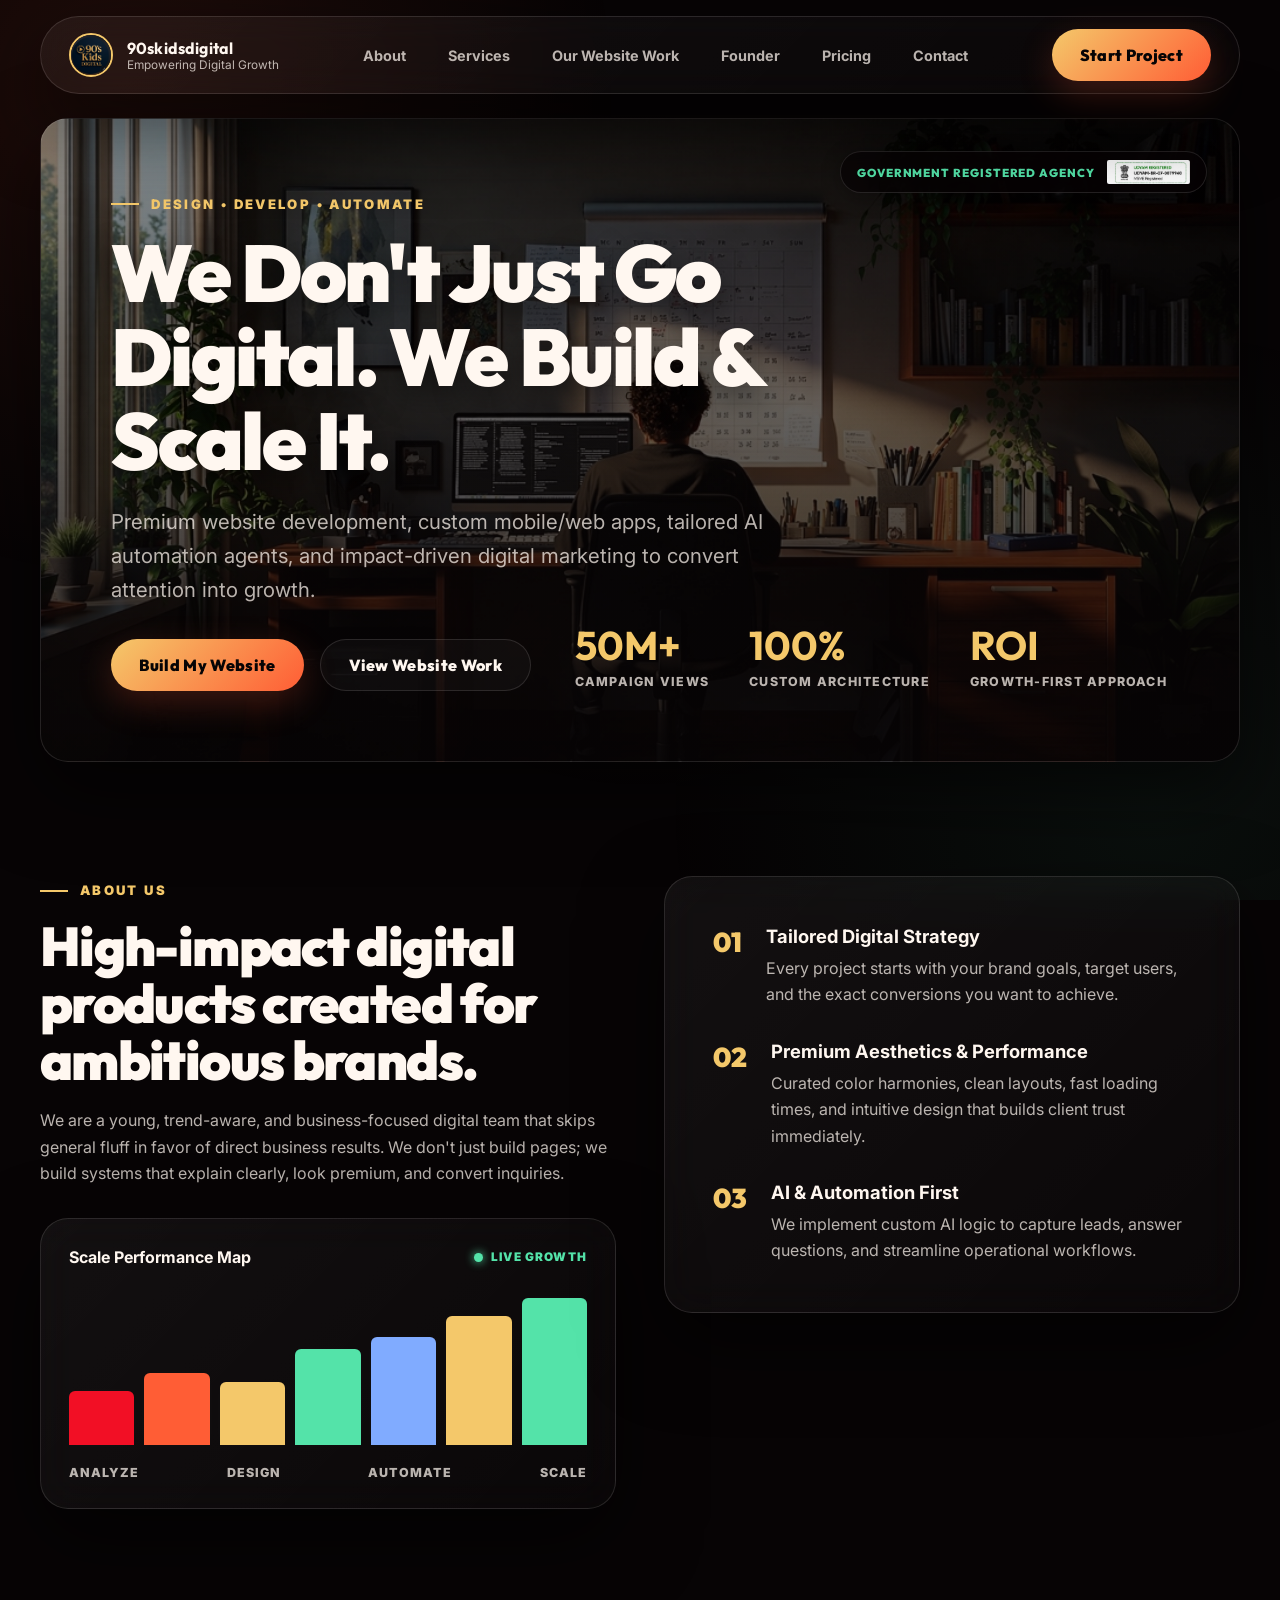
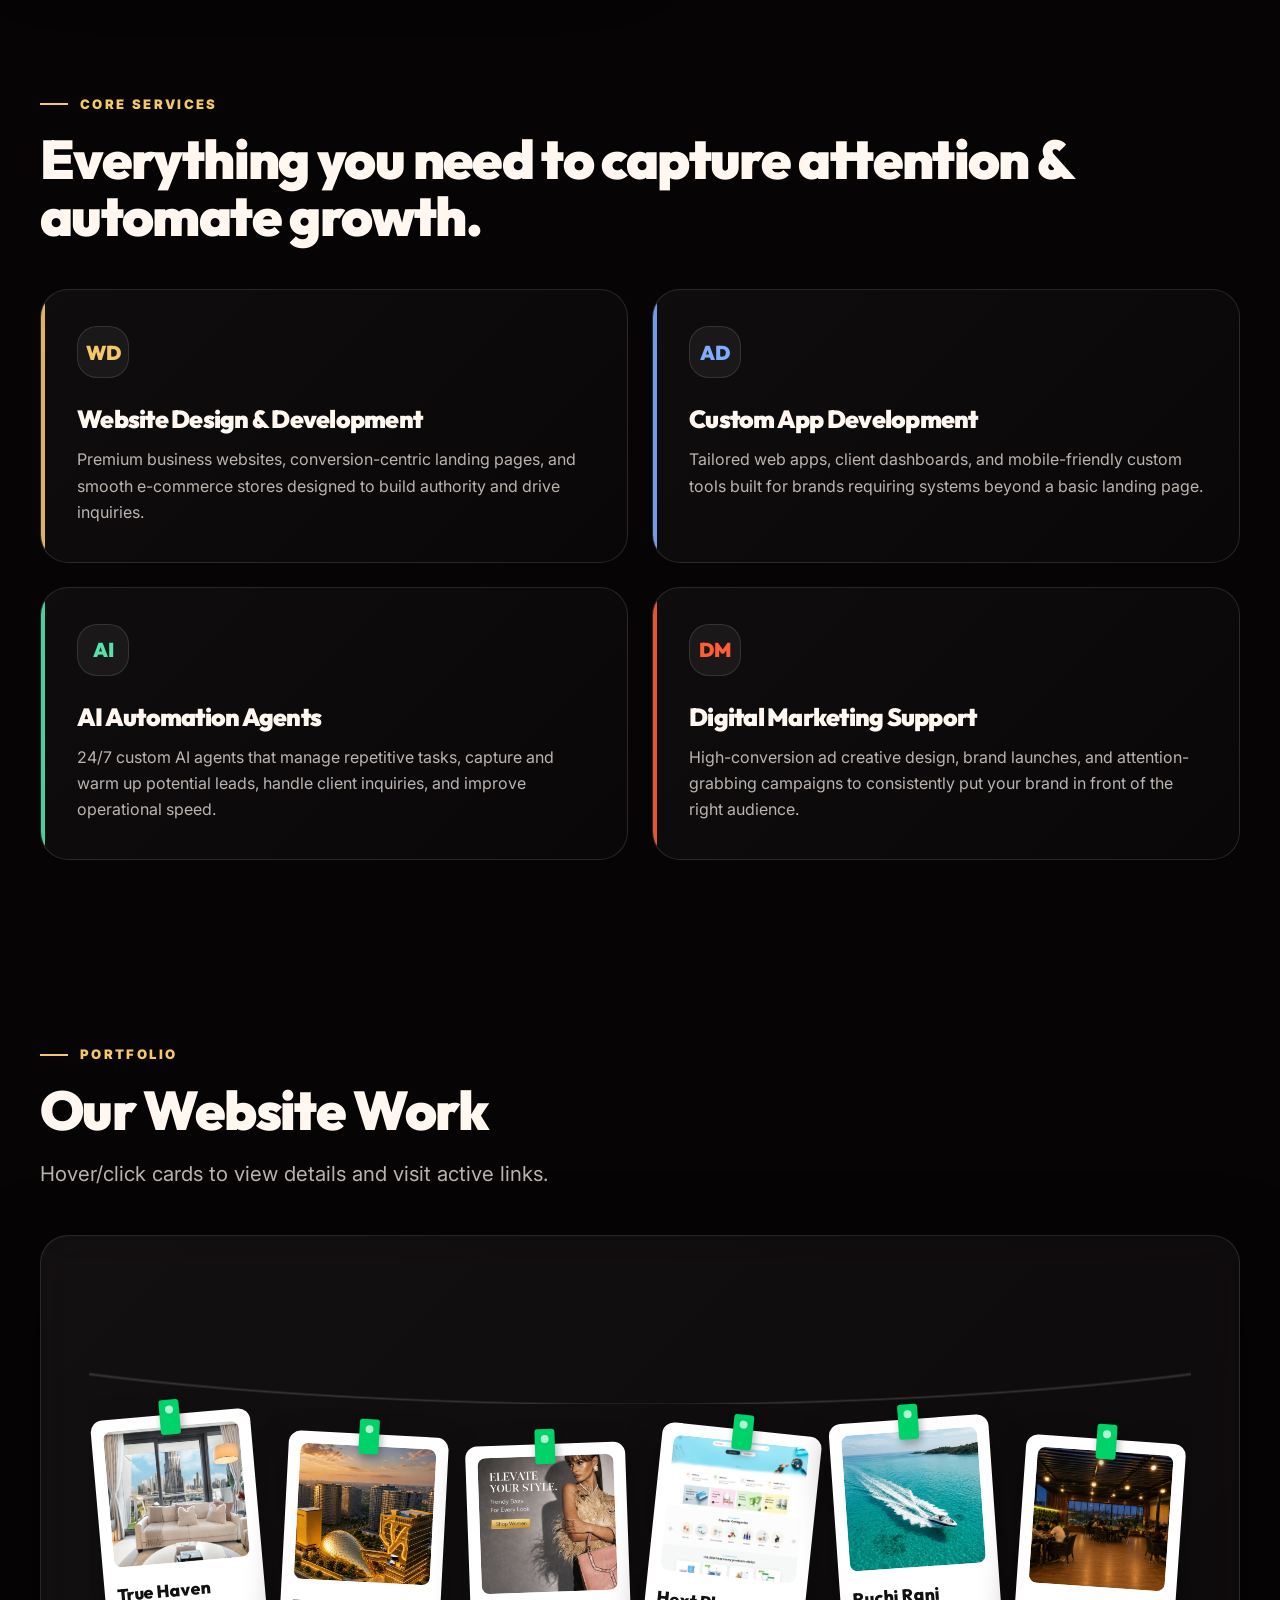
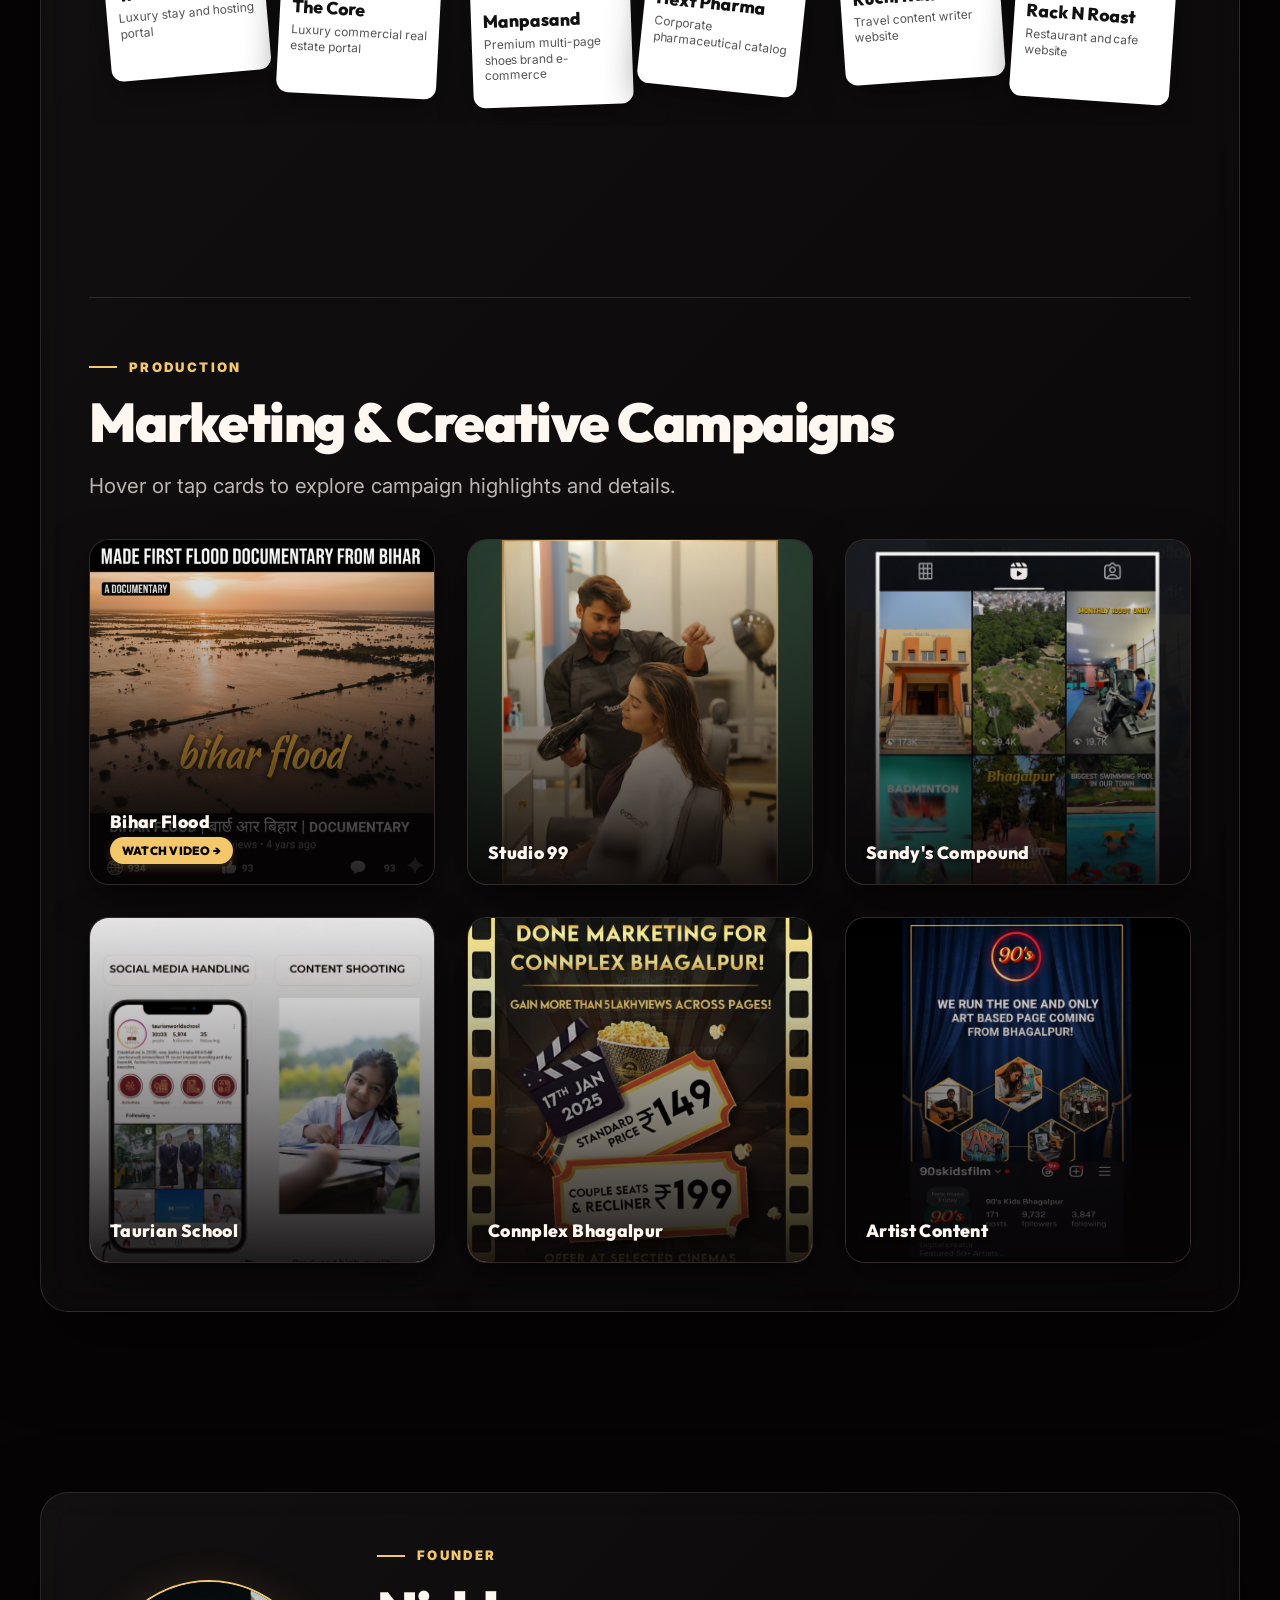
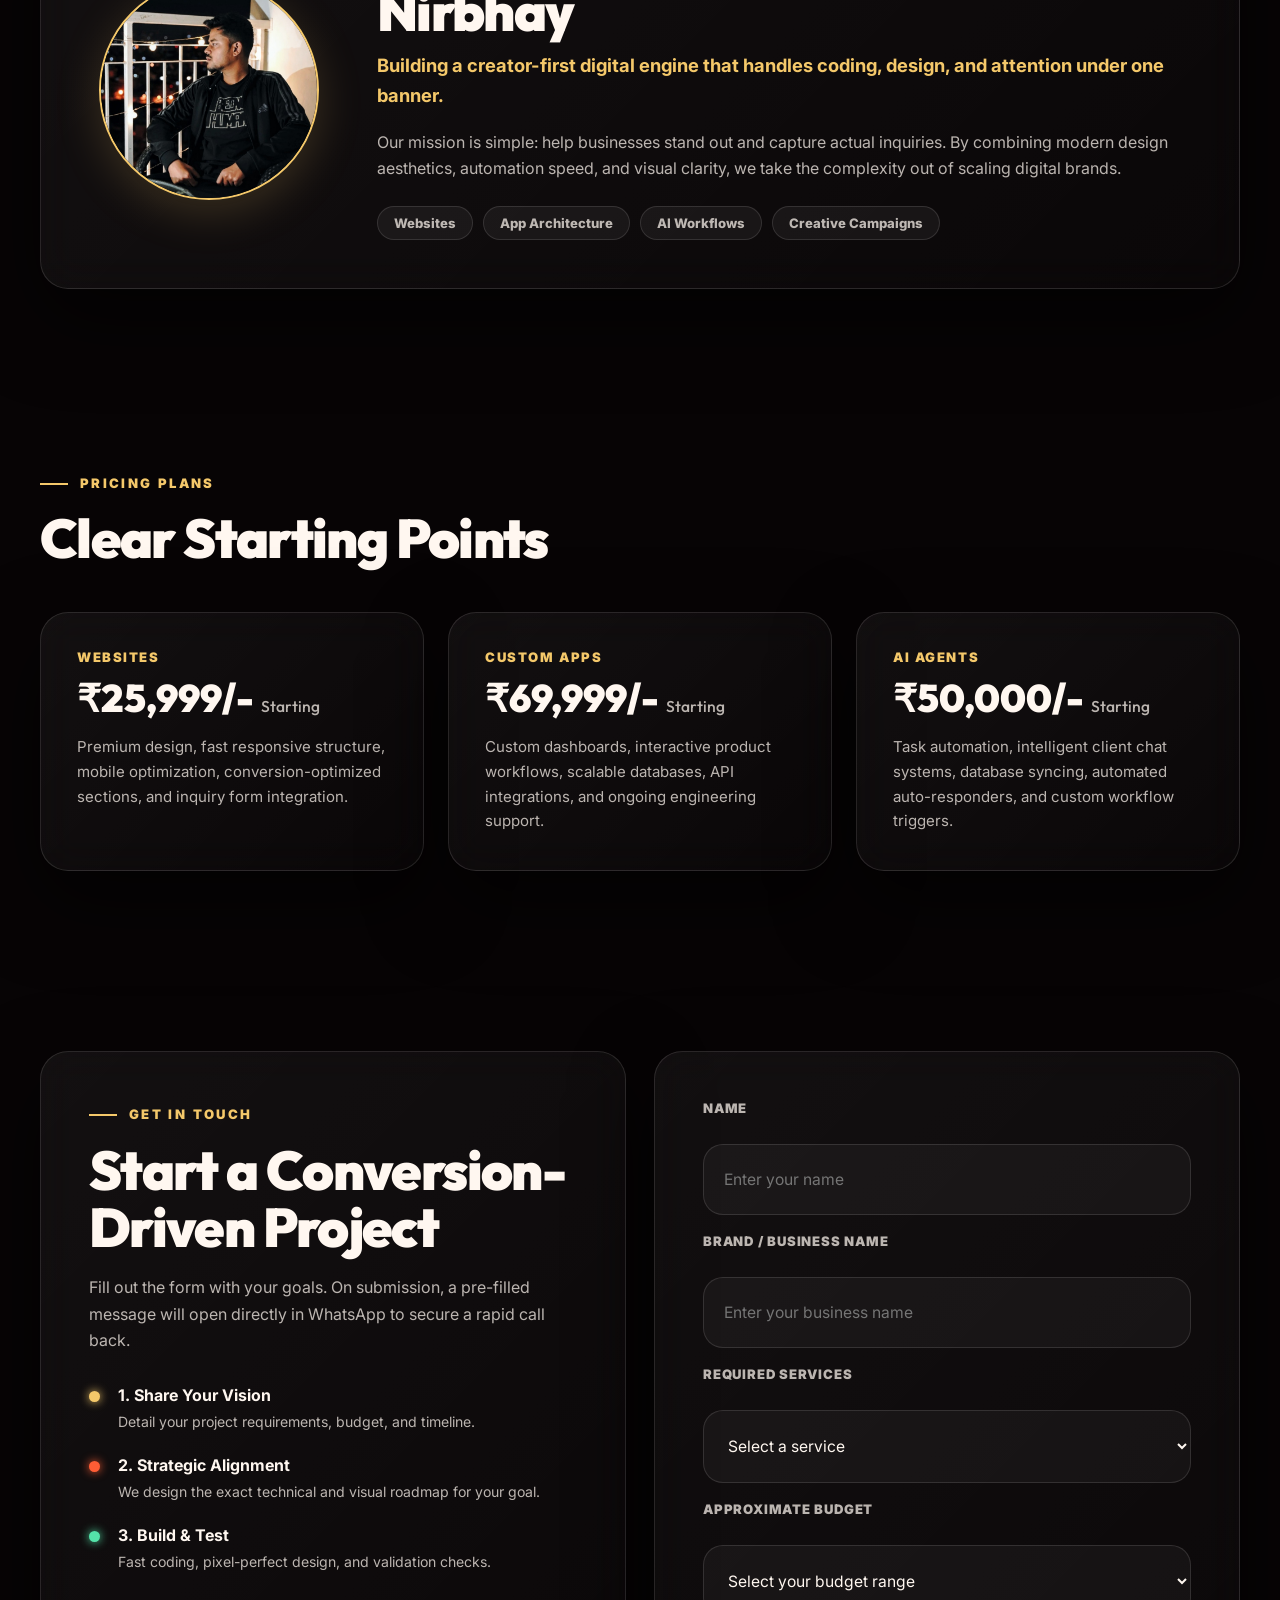
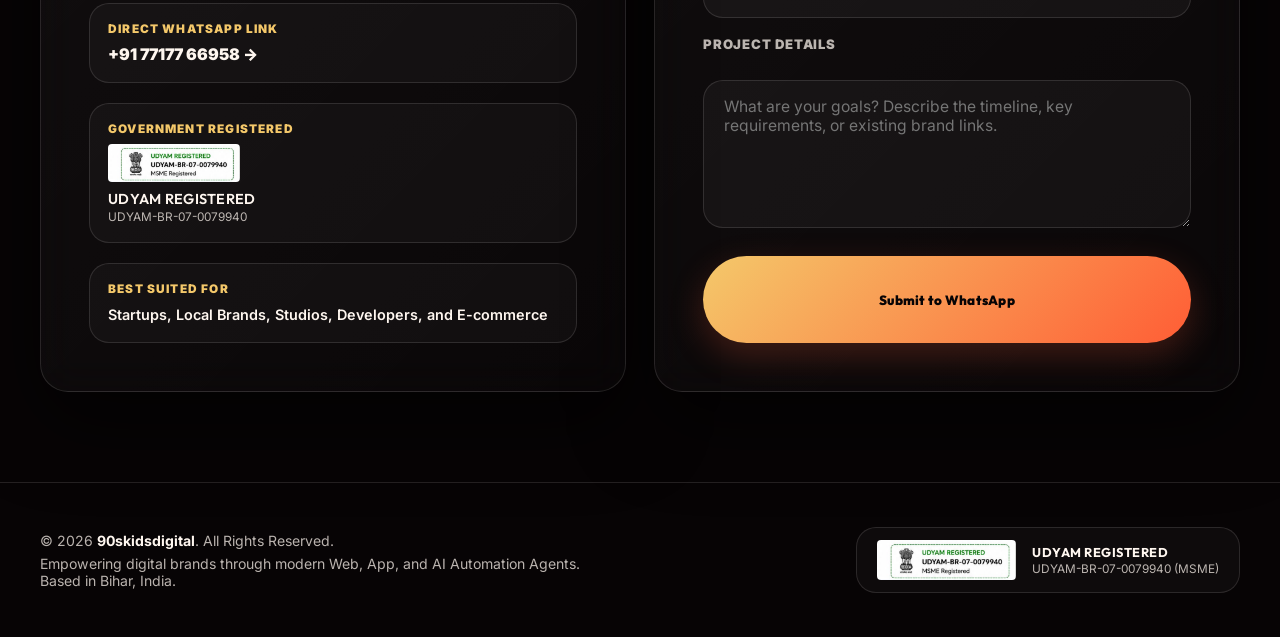
<file: index.html>
<!DOCTYPE html>
<html lang="en">
<head>
  <meta charset="UTF-8" />
  <meta name="viewport" content="width=device-width, initial-scale=1.0" />
  <title>90skidsdigital | Web & App Development & AI Automation Agency</title>
  <meta name="description" content="90skidsdigital is a premium agency specializing in Website Development, Custom App Development, AI Automation Agents, and Digital Marketing for growing businesses." />
  <meta name="keywords" content="website development, app development, web design agency, AI automation agency, AI agents, digital marketing agency, Bihar, Bhagalpur" />
  <meta name="robots" content="index, follow, max-image-preview:large, max-snippet:-1, max-video-preview:-1" />
  <meta name="author" content="90skidsdigital" />
  <meta name="theme-color" content="#070405" />
  <meta name="geo.region" content="IN-BR" />
  <meta name="geo.placename" content="Bihar, India" />
  <meta property="og:title" content="90skidsdigital | Web & App Development & AI Automation Agency" />
  <meta property="og:description" content="High-converting website development, custom app builds, and AI automation agents to scale your brand." />
  <meta property="og:type" content="website" />
  <meta property="og:url" content="https://90skids.digital/" />
  <meta property="og:image" content="./assets/logo.jpg" />
  
  <!-- Favicon using the circular logo -->
  <link rel="icon" type="image/jpeg" href="./assets/logo.jpg?v=1" />
  <link rel="shortcut icon" href="./assets/logo.jpg?v=1" />
  <link rel="apple-touch-icon" href="./assets/logo.jpg?v=1" />
  
  <link rel="preconnect" href="https://fonts.googleapis.com" />
  <link rel="preconnect" href="https://fonts.gstatic.com" crossorigin />
  <link href="https://fonts.googleapis.com/css2?family=Inter:wght@400;500;600;700;800;950&family=Outfit:wght@500;700;800;900&display=swap" rel="stylesheet" />
  
  <!-- CSS Stylesheet -->
  <link rel="stylesheet" href="./index.css" />
  
  <!-- Structured Schema Data -->
  <script type="application/ld+json">
    {
      "@context": "https://schema.org",
      "@type": "Organization",
      "name": "90skidsdigital",
      "url": "https://90skids.digital/",
      "logo": "https://90skids.digital/assets/logo.jpg",
      "image": "https://90skids.digital/assets/logo.jpg"
    }
  </script>
  <script type="application/ld+json">
    {
      "@context": "https://schema.org",
      "@type": "ProfessionalService",
      "name": "90skidsdigital",
      "url": "https://90skids.digital/",
      "logo": "https://90skids.digital/assets/logo.jpg",
      "image": "https://90skids.digital/assets/logo.jpg",
      "description": "High-converting website development, app development, AI automation agents, and digital marketing support to scale businesses.",
      "areaServed": [
        {
          "@type": "State",
          "name": "Bihar"
        },
        {
          "@type": "Country",
          "name": "India"
        }
      ],
      "address": {
        "@type": "PostalAddress",
        "addressRegion": "Bihar",
        "addressCountry": "IN"
      },
      "telephone": "+91-7717766958",
      "serviceType": [
        "Website Development",
        "App Development",
        "AI Automation Agents",
        "Digital Marketing"
      ]
    }
  </script>
</head>
<body>
  <!-- Header / Navigation -->
  <header class="nav">
    <div class="shell nav-inner glass">
      <a class="brand" href="#home" aria-label="90skidsdigital home">
        <span class="brand-mark"><img src="./assets/logo.jpg" alt="90skidsdigital logo" /></span>
        <span class="brand-name">
          <strong>90skidsdigital</strong>
          <span>Empowering Digital Growth</span>
        </span>
      </a>
      <nav class="nav-links" aria-label="Main navigation">
        <a href="#about">About</a>
        <a href="#services">Services</a>
        <a href="#works">Our Website Work</a>
        <a href="#founder">Founder</a>
        <a href="#pricing">Pricing</a>
        <a href="#contact">Contact</a>
      </nav>
      <button class="nav-toggle" aria-label="Toggle navigation" aria-expanded="false">
        <span class="hamburger-bar"></span>
        <span class="hamburger-bar"></span>
        <span class="hamburger-bar"></span>
      </button>
      <a class="btn btn-primary" href="https://wa.me/917717766958?text=Hi%2090skidsdigital%2C%20I%20want%20to%20discuss%20a%20project." target="_blank" rel="noopener">Start Project</a>
    </div>
  </header>

  <main>
    <!-- Hero Section -->
    <section class="hero" id="home">
      <div class="shell hero-banner glass">
        <!-- Udyam trust badge at top right -->
        <div class="hero-udyam-badge">
          <span>Government Registered Agency</span>
          <img src="./assets/udyam.png" alt="Udyam Registered - UDYAM-BR-07-0079940" />
        </div>
        <div class="hero-copy">
          <p class="eyebrow">Design &bull; Develop &bull; Automate</p>
          <h1>We Don't Just Go Digital. We Build & Scale It.</h1>
          <p class="lead">Premium website development, custom mobile/web apps, tailored AI automation agents, and impact-driven digital marketing to convert attention into growth.</p>
          <div class="hero-actions">
            <a class="btn btn-primary" href="#contact">Build My Website</a>
            <a class="btn btn-ghost" href="#works">View Website Work</a>
          </div>
        </div>
        <div class="hero-metrics" aria-label="Agency highlights">
          <div class="metric">
            <strong>50M+</strong>
            <span>Campaign Views</span>
          </div>
          <div class="metric">
            <strong>100%</strong>
            <span>Custom Architecture</span>
          </div>
          <div class="metric">
            <strong>ROI</strong>
            <span>Growth-First Approach</span>
          </div>
        </div>
      </div>
    </section>

    <!-- About Section -->
    <section class="section" id="about">
      <div class="shell split">
        <div class="about-lead-col">
          <p class="eyebrow">About Us</p>
          <h2>High-impact digital products created for ambitious brands.</h2>
          <p>We are a young, trend-aware, and business-focused digital team that skips general fluff in favor of direct business results. We don't just build pages; we build systems that explain clearly, look premium, and convert inquiries.</p>
          <div class="strategy-visual glass" aria-label="Digital growth performance map">
            <div class="strategy-top">
              <strong>Scale Performance Map</strong>
              <span class="pulse-indicator">Live Growth</span>
            </div>
            <div class="growth-chart">
              <i class="bar" style="height:36%; --color: var(--red);"></i>
              <i class="bar" style="height:48%; --color: var(--coral);"></i>
              <i class="bar" style="height:42%; --color: var(--gold);"></i>
              <i class="bar" style="height:64%; --color: var(--mint);"></i>
              <i class="bar" style="height:72%; --color: var(--blue);"></i>
              <i class="bar" style="height:86%; --color: var(--gold);"></i>
              <i class="bar" style="height:98%; --color: var(--mint);"></i>
            </div>
            <div class="strategy-steps">
              <span>Analyze</span>
              <span>Design</span>
              <span>Automate</span>
              <span>Scale</span>
            </div>
          </div>
        </div>
        <div class="panel glass about-copy-col">
          <div class="about-points">
            <div class="point">
              <div class="point-num">01</div>
              <div>
                <strong>Tailored Digital Strategy</strong>
                <p>Every project starts with your brand goals, target users, and the exact conversions you want to achieve.</p>
              </div>
            </div>
            <div class="point">
              <div class="point-num">02</div>
              <div>
                <strong>Premium Aesthetics & Performance</strong>
                <p>Curated color harmonies, clean layouts, fast loading times, and intuitive design that builds client trust immediately.</p>
              </div>
            </div>
            <div class="point">
              <div class="point-num">03</div>
              <div>
                <strong>AI & Automation First</strong>
                <p>We implement custom AI logic to capture leads, answer questions, and streamline operational workflows.</p>
              </div>
            </div>
          </div>
        </div>
      </div>
    </section>

    <!-- Services Section -->
    <section class="section" id="services">
      <div class="shell">
        <div class="section-header">
          <p class="eyebrow">Core Services</p>
          <h2>Everything you need to capture attention & automate growth.</h2>
        </div>
        <div class="services-grid">
          <!-- Web Dev -->
          <article class="service-card" style="--accent: var(--gold);">
            <div class="service-icon-wrap">
              <span class="icon">WD</span>
            </div>
            <h3>Website Design & Development</h3>
            <p>Premium business websites, conversion-centric landing pages, and smooth e-commerce stores designed to build authority and drive inquiries.</p>
          </article>
          <!-- App Dev -->
          <article class="service-card" style="--accent: var(--blue);">
            <div class="service-icon-wrap">
              <span class="icon">AD</span>
            </div>
            <h3>Custom App Development</h3>
            <p>Tailored web apps, client dashboards, and mobile-friendly custom tools built for brands requiring systems beyond a basic landing page.</p>
          </article>
          <!-- AI Automation -->
          <article class="service-card" style="--accent: var(--mint);">
            <div class="service-icon-wrap">
              <span class="icon">AI</span>
            </div>
            <h3>AI Automation Agents</h3>
            <p>24/7 custom AI agents that manage repetitive tasks, capture and warm up potential leads, handle client inquiries, and improve operational speed.</p>
          </article>
          <!-- Digital Marketing -->
          <article class="service-card" style="--accent: var(--coral);">
            <div class="service-icon-wrap">
              <span class="icon">DM</span>
            </div>
            <h3>Digital Marketing Support</h3>
            <p>High-conversion ad creative design, brand launches, and attention-grabbing campaigns to consistently put your brand in front of the right audience.</p>
          </article>
        </div>
      </div>
    </section>

    <!-- Our Work Section -->
    <section class="section" id="works">
      <div class="shell">
        <div class="section-header">
          <p class="eyebrow">Portfolio</p>
          <h2>Our Website Work</h2>
          <p class="lead">Hover/click cards to view details and visit active links.</p>
        </div>
        <div class="works-container glass">
          <!-- Website Polaroid Gallery -->
          <div class="polaroid-gallery">
            <div class="polaroid-gallery-inner">
              
              <!-- Card 1: True Haven -->
              <a href="https://truehavenstays.com/" target="_blank" rel="noopener" class="polaroid-card">
                <div class="polaroid-pin"></div>
                <div class="polaroid-img-wrapper">
                  <img src="./assets/truehaven.jpg" alt="truehavenstays.com" />
                </div>
                <div class="polaroid-text">
                  <h4>True Haven</h4>
                  <p>Luxury stay and hosting portal</p>
                </div>
              </a>

              <!-- Card 2: The Core -->
              <a href="https://www.thecoreultrawide.com/" target="_blank" rel="noopener" class="polaroid-card">
                <div class="polaroid-pin"></div>
                <div class="polaroid-img-wrapper">
                  <img src="./assets/thecoreultrawide.png" alt="thecoreultrawide.com" />
                </div>
                <div class="polaroid-text">
                  <h4>The Core</h4>
                  <p>Luxury commercial real estate portal</p>
                </div>
              </a>

              <!-- Card 3: Manpasand -->
              <a href="https://manpasandshoes.com/" target="_blank" rel="noopener" class="polaroid-card">
                <div class="polaroid-pin"></div>
                <div class="polaroid-img-wrapper">
                  <img src="./assets/manpasandshoes.png" alt="manpasandshoes.com" />
                </div>
                <div class="polaroid-text">
                  <h4>Manpasand</h4>
                  <p>Premium multi-page shoes brand e-commerce</p>
                </div>
              </a>

              <!-- Card 4: Hext Pharma -->
              <a href="https://hextpharma.com/" target="_blank" rel="noopener" class="polaroid-card">
                <div class="polaroid-pin"></div>
                <div class="polaroid-img-wrapper">
                  <img src="./assets/hextpharma.png" alt="hextpharma.com" />
                </div>
                <div class="polaroid-text">
                  <h4>Hext Pharma</h4>
                  <p>Corporate pharmaceutical catalog</p>
                </div>
              </a>

              <!-- Card 5: Ruchi Rani -->
              <a href="https://ruchirani.com/" target="_blank" rel="noopener" class="polaroid-card">
                <div class="polaroid-pin"></div>
                <div class="polaroid-img-wrapper">
                  <img src="./assets/ruchirani.png" alt="ruchirani.com" />
                </div>
                <div class="polaroid-text">
                  <h4>Ruchi Rani</h4>
                  <p>Travel content writer website</p>
                </div>
              </a>

              <!-- Card 6: Rack N Roast -->
              <a href="https://racknroast.in/" target="_blank" rel="noopener" class="polaroid-card">
                <div class="polaroid-pin"></div>
                <div class="polaroid-img-wrapper">
                  <img src="./assets/racknroast.jpg" alt="racknroast.in" />
                </div>
                <div class="polaroid-text">
                  <h4>Rack N Roast</h4>
                  <p>Restaurant and cafe website</p>
                </div>
              </a>

            </div>
          </div>

          <!-- Marketing & Production Work Section -->
          <div class="marketing-section-header">
            <p class="eyebrow">Production</p>
            <h2>Marketing & Creative Campaigns</h2>
            <p class="lead">Hover or tap cards to explore campaign highlights and details.</p>
          </div>
          
          <div class="marketing-movie-grid">
            <!-- 1. Bihar Flood -->
            <div class="marketing-movie-card">
              <img src="./assets/bihar_flood.png" alt="Bihar Flood documentary" loading="lazy" />
              <div class="card-content">
                <h4>Bihar Flood</h4>
                <p class="card-desc">Strategic visual documentary project covering flood impacts.</p>
                <a href="https://youtu.be/ZDlPN9cPb28" target="_blank" rel="noopener" class="card-visit-btn">Watch Video &rarr;</a>
              </div>
            </div>

            <!-- 2. Studio 99 -->
            <div class="marketing-movie-card">
              <img src="./assets/studio99.png" alt="Studio 99 hair & beauty salon" loading="lazy" />
              <div class="card-content">
                <h4>Studio 99</h4>
                <p class="card-desc">Creative social media campaigns and branding for a premium hair & beauty salon.</p>
              </div>
            </div>

            <!-- 3. Sandy's Compound -->
            <div class="marketing-movie-card">
              <img src="./assets/sandys_compound.png" alt="Sandy's Compound gym" loading="lazy" />
              <div class="card-content">
                <h4>Sandy's Compound</h4>
                <p class="card-desc">Social media marketing campaigns for a premium fitness gym.</p>
              </div>
            </div>

            <!-- 4. Taurian World School -->
            <div class="marketing-movie-card">
              <img src="./assets/taurian_school.png" alt="Taurian World School classroom" loading="lazy" />
              <div class="card-content">
                <h4>Taurian School</h4>
                <p class="card-desc">Premium page handling and educational visual push campaigns.</p>
              </div>
            </div>

            <!-- 5. Connplex Bhagalpur -->
            <div class="marketing-movie-card">
              <img src="./assets/connplex_bhagalpur.png" alt="Connplex Bhagalpur cinema" loading="lazy" />
              <div class="card-content">
                <h4>Connplex Bhagalpur</h4>
                <p class="card-desc">Cinematic cross-platform marketing creative campaign push.</p>
              </div>
            </div>

            <!-- 6. YouTube & Artist Content -->
            <div class="marketing-movie-card">
              <img src="./assets/youtube_artist.png" alt="YouTube & Artist digital content" loading="lazy" />
              <div class="card-content">
                <h4>Artist Content</h4>
                <p class="card-desc">Visual content direction and music video presentation assets.</p>
              </div>
            </div>
          </div>
        </div>
      </div>
    </section>

    <!-- Founder Section -->
    <section class="section" id="founder">
      <div class="shell">
        <div class="panel glass founder-card">
          <div class="founder-photo-container">
            <img src="./assets/founder.jpg" alt="Nirbhay - Founder of 90skidsdigital" class="circular-founder-img" loading="lazy" />
          </div>
          <div class="founder-info">
            <p class="eyebrow">Founder</p>
            <h2>Nirbhay</h2>
            <p class="founder-tagline">Building a creator-first digital engine that handles coding, design, and attention under one banner.</p>
            <p>Our mission is simple: help businesses stand out and capture actual inquiries. By combining modern design aesthetics, automation speed, and visual clarity, we take the complexity out of scaling digital brands.</p>
            <div class="founder-tags">
              <span class="pill">Websites</span>
              <span class="pill">App Architecture</span>
              <span class="pill">AI Workflows</span>
              <span class="pill">Creative Campaigns</span>
            </div>
          </div>
        </div>
      </div>
    </section>

    <!-- Pricing Section -->
    <section class="section" id="pricing">
      <div class="shell">
        <div class="section-header">
          <p class="eyebrow">Pricing Plans</p>
          <h2>Clear Starting Points</h2>
        </div>
        <div class="pricing-grid">
          <article class="price-card glass">
            <span class="price-label">Websites</span>
            <div class="price-amount">₹25,999/- <small>Starting</small></div>
            <p>Premium design, fast responsive structure, mobile optimization, conversion-optimized sections, and inquiry form integration.</p>
          </article>
          <article class="price-card glass">
            <span class="price-label">Custom Apps</span>
            <div class="price-amount">₹69,999/- <small>Starting</small></div>
            <p>Custom dashboards, interactive product workflows, scalable databases, API integrations, and ongoing engineering support.</p>
          </article>
          <article class="price-card glass">
            <span class="price-label">AI Agents</span>
            <div class="price-amount">₹50,000/- <small>Starting</small></div>
            <p>Task automation, intelligent client chat systems, database syncing, automated auto-responders, and custom workflow triggers.</p>
          </article>
        </div>
      </div>
    </section>

    <!-- Contact & Inquiry Form Section -->
    <section class="section" id="contact">
      <div class="shell contact-grid">
        <div class="panel glass contact-info-col">
          <p class="eyebrow">Get In Touch</p>
          <h2>Start a Conversion-Driven Project</h2>
          <p>Fill out the form with your goals. On submission, a pre-filled message will open directly in WhatsApp to secure a rapid call back.</p>
          
          <div class="inquiry-flow">
            <div class="flow-step">
              <span class="step-dot color-1"></span>
              <div>
                <strong>1. Share Your Vision</strong>
                <span>Detail your project requirements, budget, and timeline.</span>
              </div>
            </div>
            <div class="flow-step">
              <span class="step-dot color-2"></span>
              <div>
                <strong>2. Strategic Alignment</strong>
                <span>We design the exact technical and visual roadmap for your goal.</span>
              </div>
            </div>
            <div class="flow-step">
              <span class="step-dot color-3"></span>
              <div>
                <strong>3. Build & Test</strong>
                <span>Fast coding, pixel-perfect design, and validation checks.</span>
              </div>
            </div>
          </div>
          
          <div class="contact-methods">
            <div class="contact-item">
              <span>Direct WhatsApp Link</span>
              <a href="https://wa.me/917717766958" target="_blank" rel="noopener">+91 77177 66958 &rarr;</a>
            </div>
            <div class="contact-item">
              <span>Government Registered</span>
              <div class="contact-udyam-inner">
                <img src="./assets/udyam.png" alt="Udyam Registration Badge" loading="lazy" />
                <div>
                  <strong>UDYAM REGISTERED</strong>
                  <small>UDYAM-BR-07-0079940</small>
                </div>
              </div>
            </div>
            <div class="contact-item">
              <span>Best Suited For</span>
              <strong>Startups, Local Brands, Studios, Developers, and E-commerce</strong>
            </div>
          </div>
        </div>
        
        <form class="panel glass form" id="projectForm">
          <div class="field">
            <label for="name">Name</label>
            <input id="name" name="name" type="text" placeholder="Enter your name" required />
          </div>
          <div class="field">
            <label for="business">Brand / Business Name</label>
            <input id="business" name="business" type="text" placeholder="Enter your business name" required />
          </div>
          <div class="field">
            <label for="service">Required Services</label>
            <select id="service" name="service" required>
              <option value="">Select a service</option>
              <option>Website Design & Development</option>
              <option>Custom App Development</option>
              <option>AI Automation Agents</option>
              <option>Digital Marketing Support</option>
            </select>
          </div>
          <div class="field">
            <label for="budget">Approximate Budget</label>
            <select id="budget" name="budget" required>
              <option value="">Select your budget range</option>
              <option>Under ₹25,000</option>
              <option>₹25,000 - ₹50,000</option>
              <option>₹50,000 - ₹1,00,000</option>
              <option>₹1,00,000+</option>
              <option>Need advice</option>
            </select>
          </div>
          <div class="field">
            <label for="message">Project Details</label>
            <textarea id="message" name="message" placeholder="What are your goals? Describe the timeline, key requirements, or existing brand links." required></textarea>
          </div>
          <button class="btn btn-primary" type="submit">Submit to WhatsApp</button>
        </form>
      </div>
    </section>
  </main>

  <!-- Footer -->
  <footer class="footer">
    <div class="shell footer-inner">
      <div class="footer-left">
        <span>&copy; 2026 <b>90skidsdigital</b>. All Rights Reserved.</span>
        <span>Empowering digital brands through modern Web, App, and AI Automation Agents. Based in Bihar, India.</span>
      </div>
      <div class="footer-udyam">
        <img src="./assets/udyam.png" alt="Udyam Registered - UDYAM-BR-07-0079940" class="udyam-badge" loading="lazy" />
        <div class="udyam-text">
          <strong>UDYAM REGISTERED</strong>
          <span>UDYAM-BR-07-0079940 (MSME)</span>
        </div>
      </div>
    </div>
  </footer>

  <!-- Floating Mobile CTA -->
  <div class="mobile-cta-btn">
    <a class="btn btn-primary" href="https://wa.me/917717766958?text=Hi%2090skidsdigital%2C%20I%20want%20to%20discuss%20a%20project." target="_blank" rel="noopener">WhatsApp Project Inquiry</a>
  </div>

  <!-- JavaScript -->
  <script src="./index.js"></script>
</body>
</html>
</file>
<file: index.css>
/* Design System & Core Variables */
:root {
  --bg: #070405;
  --ink: #fff7f0;
  --muted: rgba(255, 247, 240, 0.72);
  --soft: rgba(255, 247, 240, 0.08);
  --line: rgba(255, 247, 240, 0.12);
  --red: #f20f25;
  --red-deep: #89000d;
  --coral: #ff5d35;
  --gold: #f4c86a;
  --mint: #54e3a9;
  --blue: #80abff;
  --card: rgba(18, 13, 14, 0.65);
  --card-strong: rgba(25, 15, 17, 0.82);
  --max: 1200px;
  --radius: 28px;
  --radius-sm: 20px;
  --shadow: 0 30px 80px rgba(0, 0, 0, 0.6);
  --font-body: 'Inter', system-ui, sans-serif;
  --font-title: 'Outfit', sans-serif;
}

/* Global Reset */
* {
  box-sizing: border-box;
  margin: 0;
  padding: 0;
}

html {
  scroll-behavior: smooth;
}

body {
  min-height: 100vh;
  font-family: var(--font-body);
  color: var(--ink);
  background-color: var(--bg);
  overflow-x: hidden;
  position: relative;
}

/* Background Ambient Glows */
body::before {
  content: "";
  position: fixed;
  inset: 0;
  z-index: -3;
  background: 
    radial-gradient(circle at 10% 10%, rgba(255, 93, 53, 0.1), transparent 35%),
    radial-gradient(circle at 90% 90%, rgba(84, 227, 169, 0.06), transparent 35%),
    radial-gradient(circle at 50% 50%, rgba(244, 200, 106, 0.04), transparent 45%);
}

a {
  color: inherit;
  text-decoration: none;
}

img {
  display: block;
  max-width: 100%;
}

.shell {
  width: min(var(--max), calc(100% - 48px));
  margin: 0 auto;
}

/* Glassmorphism Styles */
.glass {
  background: linear-gradient(135deg, rgba(255, 255, 255, 0.05), rgba(255, 255, 255, 0.015));
  border: 1px solid var(--line);
  box-shadow: var(--shadow);
  backdrop-filter: blur(20px);
  -webkit-backdrop-filter: blur(20px);
}

.panel {
  border-radius: var(--radius);
  padding: clamp(24px, 4.5vw, 48px);
}

/* Typography styling */
h1, h2, h3 {
  font-family: var(--font-title);
  font-weight: 950;
  line-height: 1.05;
  letter-spacing: -0.03em;
}

h1 {
  font-size: clamp(2.8rem, 6.8vw, 5rem);
  margin-bottom: 22px;
  text-shadow: 0 10px 30px rgba(0,0,0,0.5);
}

h2 {
  font-size: clamp(2.2rem, 5vw, 3.4rem);
  margin-bottom: 18px;
}

h3 {
  font-size: 1.55rem;
}

p {
  color: var(--muted);
  line-height: 1.65;
}

.lead {
  font-size: clamp(1.05rem, 1.6vw, 1.3rem);
  color: var(--muted);
  max-width: 760px;
  margin-bottom: 26px;
}

.eyebrow {
  display: inline-flex;
  align-items: center;
  gap: 12px;
  margin-bottom: 16px;
  color: var(--gold);
  font-size: 0.82rem;
  font-weight: 900;
  letter-spacing: 0.18em;
  text-transform: uppercase;
}

.eyebrow::before {
  content: "";
  width: 28px;
  height: 2px;
  background: currentColor;
}

/* Buttons */
.btn {
  display: inline-flex;
  align-items: center;
  justify-content: center;
  min-height: 52px;
  padding: 0 28px;
  border-radius: 999px;
  font-weight: 850;
  cursor: pointer;
  transition: transform 180ms ease, box-shadow 180ms ease, background 180ms ease, border-color 180ms ease;
  font-family: var(--font-title);
  letter-spacing: 0.02em;
}

.btn-primary {
  background: linear-gradient(135deg, var(--gold) 0%, var(--coral) 100%);
  color: #070405;
  border: none;
  box-shadow: 0 12px 35px rgba(255, 93, 53, 0.22);
}

.btn-primary:hover {
  transform: translateY(-2px);
  box-shadow: 0 18px 40px rgba(255, 93, 53, 0.38);
}

.btn-ghost {
  border: 1px solid var(--line);
  background: rgba(255, 255, 255, 0.03);
  color: var(--ink);
}

.btn-ghost:hover {
  transform: translateY(-2px);
  background: rgba(255, 255, 255, 0.08);
  border-color: var(--gold);
}

/* Navigation Bar */
.nav {
  position: sticky;
  top: 16px;
  z-index: 99;
  margin-top: 16px;
}

.nav-inner {
  display: flex;
  align-items: center;
  justify-content: space-between;
  padding: 12px 28px;
  border-radius: 999px;
}

.brand {
  display: inline-flex;
  align-items: center;
  gap: 14px;
}

.brand-mark {
  width: 44px;
  height: 44px;
  border-radius: 50%;
  overflow: hidden;
  border: 2px solid var(--gold);
}

.brand-mark img {
  width: 100%;
  height: 100%;
  object-fit: cover;
}

.brand-name {
  display: flex;
  flex-direction: column;
}

.brand-name strong {
  font-size: 1rem;
  font-family: var(--font-title);
  letter-spacing: 0.01em;
}

.brand-name span {
  font-size: 0.74rem;
  color: var(--muted);
}

.nav-links {
  display: flex;
  align-items: center;
  gap: 10px;
  font-size: 0.9rem;
  font-weight: 700;
}

.nav-links a {
  padding: 8px 16px;
  border-radius: 999px;
  color: var(--muted);
  transition: color 180ms ease, background 180ms ease;
}

.nav-links a:hover {
  color: var(--ink);
  background: rgba(255, 255, 255, 0.06);
}

.nav-toggle {
  display: none;
  position: relative;
  width: 40px;
  height: 40px;
  background: rgba(255, 255, 255, 0.05);
  border: 1px solid var(--line);
  border-radius: 50%;
  cursor: pointer;
  transition: background 180ms ease, border-color 180ms ease;
  z-index: 101;
}

.nav-toggle:hover {
  background: rgba(255, 255, 255, 0.1);
  border-color: var(--gold);
}

.hamburger-bar {
  position: absolute;
  left: 10px;
  width: 18px;
  height: 2px;
  background-color: var(--ink);
  border-radius: 1px;
  transition: transform 300ms cubic-bezier(0.4, 0, 0.2, 1), opacity 300ms ease;
}

.hamburger-bar:nth-child(1) {
  top: 14px;
}

.hamburger-bar:nth-child(2) {
  top: 19px;
}

.hamburger-bar:nth-child(3) {
  top: 24px;
}

.nav-toggle.open .hamburger-bar:nth-child(1) {
  transform: translateY(5px) rotate(45deg);
}

.nav-toggle.open .hamburger-bar:nth-child(2) {
  opacity: 0;
}

.nav-toggle.open .hamburger-bar:nth-child(3) {
  transform: translateY(-5px) rotate(-45deg);
}

/* Section Spacing */
.section {
  padding: 90px 0;
}

.section-header {
  margin-bottom: 44px;
}

/* Hero Section */
.hero {
  padding: 24px 0;
}

.hero-banner {
  min-height: 600px;
  border-radius: var(--radius);
  overflow: hidden;
  position: relative;
  display: flex;
  align-items: center;
  padding: clamp(24px, 5.5vw, 72px);
  background: 
    linear-gradient(180deg, rgba(7, 4, 5, 0.45), rgba(7, 4, 5, 0.85)),
    url("./assets/hero-bg.jpg") center / cover no-repeat;
  border: 1px solid var(--line);
}

.hero-udyam-badge {
  position: absolute;
  top: 32px;
  right: 32px;
  display: flex;
  align-items: center;
  gap: 12px;
  background: rgba(7, 4, 5, 0.72);
  border: 1px solid var(--line);
  padding: 8px 16px;
  border-radius: 999px;
  backdrop-filter: blur(12px);
  -webkit-backdrop-filter: blur(12px);
  z-index: 10;
  box-shadow: 0 4px 20px rgba(0,0,0,0.3);
}

.hero-udyam-badge span {
  font-size: 0.72rem;
  font-weight: 850;
  color: var(--mint);
  text-transform: uppercase;
  letter-spacing: 0.08em;
  font-family: var(--font-title);
}

.hero-udyam-badge img {
  height: 24px;
  width: auto;
  border-radius: 2px;
  display: block;
}

@media (max-width: 640px) {
  .hero-udyam-badge {
    top: 16px;
    right: 16px;
    padding: 6px 12px;
  }
  .hero-udyam-badge span {
    font-size: 0.64rem;
  }
  .hero-udyam-badge img {
    height: 18px;
  }
}

.hero-copy {
  max-width: 700px;
  position: relative;
  z-index: 1;
}

.hero-actions {
  display: flex;
  flex-wrap: wrap;
  gap: 16px;
  margin-top: 32px;
}

.hero-metrics {
  position: absolute;
  right: 72px;
  bottom: 72px;
  display: flex;
  gap: 40px;
  z-index: 1;
}

.metric {
  display: flex;
  flex-direction: column;
}

.metric strong {
  font-size: 2.5rem;
  font-family: var(--font-title);
  color: var(--gold);
}

.metric span {
  font-size: 0.78rem;
  color: var(--muted);
  text-transform: uppercase;
  letter-spacing: 0.1em;
  font-weight: 800;
  margin-top: 4px;
}

/* Split layout */
.split {
  display: grid;
  grid-template-columns: 1fr 1fr;
  gap: 48px;
  align-items: start;
}

.strategy-visual {
  margin-top: 32px;
  border-radius: var(--radius);
  padding: 28px;
  position: relative;
  overflow: hidden;
}

.strategy-top {
  display: flex;
  justify-content: space-between;
  align-items: center;
  margin-bottom: 28px;
}

.pulse-indicator {
  font-size: 0.74rem;
  color: var(--mint);
  font-weight: 900;
  text-transform: uppercase;
  letter-spacing: 0.1em;
  display: inline-flex;
  align-items: center;
  gap: 8px;
}

.pulse-indicator::before {
  content: "";
  width: 9px;
  height: 9px;
  border-radius: 50%;
  background: currentColor;
  box-shadow: 0 0 10px currentColor;
  animation: pulse 1.5s infinite;
}

@keyframes pulse {
  0% { transform: scale(0.9); opacity: 0.5; }
  50% { transform: scale(1.1); opacity: 1; }
  100% { transform: scale(0.9); opacity: 0.5; }
}

.growth-chart {
  display: flex;
  align-items: flex-end;
  justify-content: space-between;
  height: 150px;
  gap: 10px;
  margin-bottom: 20px;
}

.growth-chart .bar {
  flex: 1;
  border-radius: 6px 6px 0 0;
  background: var(--color, var(--soft));
  box-shadow: 0 0 15px rgba(255, 255, 255, 0.02);
  transition: transform 300ms ease;
}

.growth-chart .bar:hover {
  transform: scaleY(1.06);
}

.strategy-steps {
  display: flex;
  justify-content: space-between;
  font-size: 0.78rem;
  color: var(--muted);
  font-weight: 850;
  text-transform: uppercase;
  letter-spacing: 0.08em;
}

.about-points {
  display: flex;
  flex-direction: column;
  gap: 32px;
}

.point {
  display: flex;
  gap: 24px;
}

.point-num {
  font-size: 1.7rem;
  font-family: var(--font-title);
  color: var(--gold);
  font-weight: 950;
}

.point strong {
  display: block;
  margin-bottom: 8px;
  font-size: 1.15rem;
}

/* Services section */
.services-grid {
  display: grid;
  grid-template-columns: repeat(2, 1fr);
  gap: 24px;
}

.service-card {
  border-radius: var(--radius);
  background: linear-gradient(135deg, rgba(255,255,255,0.04), rgba(255,255,255,0.015));
  border: 1px solid var(--line);
  padding: 36px;
  transition: transform 300ms ease, border-color 300ms ease;
  position: relative;
  overflow: hidden;
}

.service-card::after {
  content: "";
  position: absolute;
  top: 0;
  left: 0;
  width: 4px;
  height: 100%;
  background: var(--accent, var(--gold));
  opacity: 0.9;
}

.service-card:hover {
  transform: translateY(-4px);
  border-color: var(--accent, var(--gold));
}

.service-icon-wrap {
  width: 52px;
  height: 52px;
  border-radius: var(--radius-sm);
  background: rgba(255,255,255,0.05);
  border: 1px solid var(--line);
  display: flex;
  align-items: center;
  justify-content: center;
  margin-bottom: 28px;
}

.service-icon-wrap .icon {
  font-family: var(--font-title);
  font-weight: 950;
  color: var(--accent, var(--gold));
  font-size: 1.25rem;
}

.service-card h3 {
  margin-bottom: 14px;
}

/* Works section grid */
.works-container {
  border-radius: var(--radius);
  padding: 36px;
}

/* Skeuomorphic Movie Card Slider & Grid System */
.works-container {
  border-radius: var(--radius);
  padding: clamp(20px, 4vw, 48px);
  position: relative;
  overflow: hidden;
}

/* Base style for marketing grid cards */
.marketing-movie-card {
  position: relative;
  border-radius: 20px;
  overflow: hidden;
  border: 1px solid rgba(255, 255, 255, 0.12);
  background: var(--card-strong);
  box-shadow: 0 15px 40px rgba(0, 0, 0, 0.6);
  cursor: pointer;
  display: flex;
  flex-direction: column;
  transition: all 450ms cubic-bezier(0.25, 0.46, 0.45, 0.94);
}

.marketing-movie-card img {
  width: 100%;
  height: 100%;
  object-fit: cover;
  object-position: center center;
  transition: transform 500ms ease, filter 500ms ease;
  z-index: 1;
}

/* Bottom content inside cards */
.card-content {
  position: absolute;
  inset: 0;
  background: linear-gradient(to top, rgba(7, 4, 5, 0.9) 0%, rgba(7, 4, 5, 0.5) 40%, transparent 100%);
  display: flex;
  flex-direction: column;
  justify-content: flex-end;
  padding: 20px;
  z-index: 2;
  transition: padding 350ms ease, opacity 350ms ease;
}

.card-content h4 {
  font-family: var(--font-title);
  font-size: 1.1rem;
  font-weight: 850;
  color: var(--ink);
  margin-bottom: 0px;
  text-shadow: 0 2px 4px rgba(0,0,0,0.6);
  letter-spacing: 0.02em;
}

.card-desc {
  font-size: 0.8rem;
  color: var(--muted);
  line-height: 1.5;
  max-height: 0;
  opacity: 0;
  overflow: hidden;
  transform: translateY(6px);
  transition: max-height 350ms cubic-bezier(0.25, 0.46, 0.45, 0.94),
              opacity 350ms ease,
              transform 350ms cubic-bezier(0.25, 0.46, 0.45, 0.94),
              margin-top 350ms ease;
  margin-top: 0;
}

.marketing-movie-card:hover .card-desc {
  max-height: 80px;
  opacity: 0.85;
  transform: translateY(0);
  margin-top: 6px;
}

.card-visit-btn {
  font-family: var(--font-title);
  font-size: 0.72rem;
  font-weight: 900;
  color: #070405;
  background: var(--gold);
  padding: 6px 14px;
  border-radius: 999px;
  align-self: flex-start;
  opacity: 0;
  transform: translateY(8px);
  pointer-events: none;
  transition: opacity 350ms ease, transform 350ms ease, background 180ms ease;
  box-shadow: 0 4px 10px rgba(244, 200, 106, 0.2);
  text-transform: uppercase;
  letter-spacing: 0.02em;
  margin-top: 8px;
}

.card-visit-btn:hover {
  background: #fff;
  color: #070405;
}

.marketing-movie-card:hover .card-visit-btn {
  opacity: 1;
  transform: translateY(0);
  pointer-events: auto;
  transition-delay: 80ms;
}

/* Marketing Campaign Grid (Movie style!) */
.marketing-section-header {
  margin-top: 72px;
  margin-bottom: 36px;
  border-top: 1px solid var(--line);
  padding-top: 54px;
}

.marketing-movie-grid {
  display: grid;
  grid-template-columns: repeat(3, 1fr);
  gap: 32px;
  width: 100%;
}

.marketing-movie-card {
  width: 100%;
  aspect-ratio: 1 / 1; /* Match the native 1:1 square ratio of the campaign images */
}

.marketing-movie-card:hover {
  transform: translateY(-8px) scale(1.025);
  border-color: var(--gold);
  box-shadow: 
    0 25px 60px rgba(0, 0, 0, 0.85),
    0 0 25px rgba(244, 200, 106, 0.15);
}

.marketing-movie-card:hover img {
  filter: blur(3px) brightness(0.5); /* Slight blur and dark overlay to ensure text stands out beautifully */
}

/* Bottom grid card content details are always visible on hover or default */
.marketing-movie-card .card-desc {
  display: block;
  opacity: 0.72;
  transform: none;
}

.marketing-movie-card:hover .card-desc {
  opacity: 1;
}

.marketing-movie-card .card-visit-btn {
  opacity: 1;
  transform: none;
  pointer-events: auto;
  margin-top: 4px;
  padding: 6px 12px;
  font-size: 0.74rem;
}

@media (max-width: 992px) {
  .marketing-movie-grid {
    grid-template-columns: repeat(2, 1fr);
    gap: 24px;
  }
}

@media (max-width: 768px) {


  .marketing-movie-grid {
    grid-template-columns: 1fr;
    gap: 24px;
  }

  .marketing-movie-card {
    /* Keep aspect-ratio: 1 / 1 */
  }

  .showcase-mockup-slides {
    padding-left: 0;
    padding-right: 0;
    justify-content: center;
    align-items: flex-start;
    padding-top: 30px;
  }

  .mockup-slide {
    width: 140px;
    height: 210px;
    box-shadow: 0 12px 30px rgba(0, 0, 0, 0.5);
  }
}

.work-card {
  border-radius: var(--radius-sm);
  overflow: hidden;
  background: rgba(255, 255, 255, 0.02);
  border: 1px solid var(--line);
  display: flex;
  flex-direction: column;
  transition: transform 300ms ease, border-color 300ms ease, box-shadow 300ms ease;
  height: auto;
}

.work-card:hover {
  transform: translateY(-6px);
  border-color: var(--gold);
  box-shadow: 0 20px 40px rgba(244, 200, 106, 0.06);
}

.work-image-wrap {
  position: relative;
  aspect-ratio: 682 / 1024;
  overflow: hidden;
  border-bottom: 1px solid var(--line);
}

.work-image-wrap.image-only img {
  width: 100%;
  height: 100%;
  object-fit: cover;
  object-position: center top;
  transition: transform 500ms ease;
}

.work-card:hover .work-image-wrap.image-only img {
  transform: scale(1.04);
}

.work-content {
  padding: 24px;
  display: flex;
  flex-direction: column;
  flex-grow: 1;
  gap: 8px;
}

.work-tag {
  font-size: 0.75rem;
  font-weight: 900;
  color: var(--gold);
  text-transform: uppercase;
  letter-spacing: 0.1em;
  margin-bottom: 4px;
}

.work-content h3 {
  font-size: 1.25rem;
  color: var(--ink);
}

.work-content p {
  font-size: 0.9rem;
  color: var(--muted);
  line-height: 1.55;
  margin-bottom: 14px;
  flex-grow: 1;
}

.work-link {
  font-size: 0.88rem;
  font-weight: 850;
  color: var(--ink);
  transition: color 180ms ease;
  align-self: flex-start;
  font-family: var(--font-title);
  letter-spacing: 0.02em;
}

.work-link:hover {
  color: var(--gold);
}

/* Marketing & Creative Production Subsection */
.marketing-section-header {
  margin-top: 72px;
  margin-bottom: 36px;
  border-top: 1px solid var(--line);
  padding-top: 54px;
}

.marketing-grid {
  display: grid;
  grid-template-columns: repeat(2, 1fr);
  gap: 36px 48px;
}

.marketing-item {
  display: flex;
  gap: 24px;
  align-items: flex-start;
  padding-bottom: 24px;
  border-bottom: 1px solid var(--line);
}

.marketing-thumb {
  width: 150px;
  height: 225px; /* 2:3 aspect ratio */
  border-radius: var(--radius-sm);
  overflow: hidden;
  border: 1px solid var(--line);
  flex-shrink: 0;
  background: var(--card);
}

.marketing-thumb img {
  width: 100%;
  height: 100%;
  object-fit: cover;
  transition: transform 300ms ease;
}

.marketing-item:hover .marketing-thumb img {
  transform: scale(1.04);
}

.marketing-details {
  display: flex;
  flex-direction: column;
  gap: 6px;
  flex-grow: 1;
}

.marketing-tag {
  font-size: 0.72rem;
  font-weight: 950;
  color: var(--gold);
  text-transform: uppercase;
  letter-spacing: 0.12em;
}

.marketing-details h4 {
  font-size: 1.25rem;
  font-family: var(--font-title);
  color: var(--ink);
  font-weight: 900;
  line-height: 1.2;
}

.marketing-details p {
  font-size: 0.88rem;
  color: var(--muted);
  line-height: 1.6;
}

.marketing-link {
  font-size: 0.85rem;
  font-weight: 850;
  color: var(--ink);
  margin-top: 6px;
  align-self: flex-start;
  font-family: var(--font-title);
  letter-spacing: 0.02em;
  transition: color 180ms ease;
}

.marketing-link:hover {
  color: var(--gold);
}

@media (max-width: 850px) {
  .marketing-grid {
    grid-template-columns: 1fr;
    gap: 28px;
  }
}

/* Founder section */
.founder-card {
  display: grid;
  grid-template-columns: 240px 1fr;
  gap: 48px;
  align-items: center;
}

.founder-photo-container {
  width: 220px;
  height: 220px;
  border-radius: 50%;
  overflow: hidden;
  border: 2px solid var(--gold);
  box-shadow: 0 12px 45px rgba(244, 200, 106, 0.18);
  margin: 0 auto;
}

.circular-founder-img {
  width: 100%;
  height: 100%;
  object-fit: cover;
}

.founder-info h2 {
  margin-bottom: 10px;
}

.founder-tagline {
  font-size: 1.15rem;
  color: var(--gold);
  font-weight: 700;
  margin-bottom: 18px;
}

.founder-tags {
  display: flex;
  flex-wrap: wrap;
  gap: 10px;
  margin-top: 24px;
}

.pill {
  display: inline-flex;
  align-items: center;
  min-height: 34px;
  padding: 0 16px;
  border-radius: 999px;
  background: rgba(255,255,255,0.05);
  border: 1px solid var(--line);
  font-size: 0.82rem;
  color: var(--muted);
  font-weight: 800;
}

/* Pricing cards */
.pricing-grid {
  display: grid;
  grid-template-columns: repeat(3, 1fr);
  gap: 24px;
}

.price-card {
  border-radius: var(--radius);
  padding: 36px;
  display: flex;
  flex-direction: column;
  position: relative;
  transition: transform 300ms ease;
  border: 1px solid var(--line);
}

.price-card:hover {
  transform: translateY(-4px);
  border-color: var(--gold);
}

.price-label {
  font-size: 0.82rem;
  font-weight: 900;
  color: var(--gold);
  text-transform: uppercase;
  letter-spacing: 0.12em;
  margin-bottom: 14px;
}

.price-amount {
  font-size: 2.4rem;
  font-weight: 950;
  font-family: var(--font-title);
  color: var(--ink);
  margin-bottom: 18px;
  line-height: 1;
}

.price-amount small {
  font-size: 0.98rem;
  font-weight: 500;
  color: var(--muted);
}

.price-card p {
  font-size: 0.94rem;
}

/* Contact section & Form styling */
.contact-grid {
  display: grid;
  grid-template-columns: 1fr 1fr;
  gap: 28px;
}

.inquiry-flow {
  display: flex;
  flex-direction: column;
  gap: 24px;
  margin: 32px 0;
}

.flow-step {
  display: flex;
  gap: 18px;
  align-items: flex-start;
}

.step-dot {
  width: 11px;
  height: 11px;
  border-radius: 50%;
  margin-top: 6px;
  flex-shrink: 0;
}

.step-dot.color-1 { background-color: var(--gold); box-shadow: 0 0 10px var(--gold); }
.step-dot.color-2 { background-color: var(--coral); box-shadow: 0 0 10px var(--coral); }
.step-dot.color-3 { background-color: var(--mint); box-shadow: 0 0 10px var(--mint); }

.flow-step strong {
  display: block;
  font-size: 1rem;
  margin-bottom: 6px;
}

.flow-step span {
  font-size: 0.88rem;
  color: var(--muted);
}

.contact-methods {
  display: grid;
  grid-template-columns: repeat(auto-fit, minmax(240px, 1fr)); /* Increased minimum column width to avoid squeezing */
  gap: 20px;
  align-items: stretch;
}

.contact-udyam-inner {
  display: flex;
  flex-direction: column; /* Stack logo and text vertically to completely eliminate horizontal text leak */
  align-items: flex-start;
  gap: 8px;
  margin-top: 8px;
}

.contact-udyam-inner img {
  height: 38px;
  width: auto;
  border-radius: 4px;
  display: block;
}

.contact-udyam-inner div {
  display: flex;
  flex-direction: column;
  gap: 2px;
}

.contact-udyam-inner strong {
  font-size: 0.82rem;
  font-family: var(--font-title);
  color: var(--ink);
  letter-spacing: 0.02em;
}

.contact-udyam-inner small {
  font-size: 0.74rem;
  color: var(--muted);
}

.contact-methods .contact-item {
  padding: 18px;
  border-radius: var(--radius-sm);
  background: rgba(255,255,255,0.03);
  border: 1px solid var(--line);
}

/* Make the last card (Best Suited For) span both columns when displayed in two columns, creating a premium balanced grid */
.contact-methods .contact-item:last-child {
  grid-column: 1 / -1;
}

.contact-methods .contact-item span {
  font-size: 0.74rem;
  font-weight: 900;
  color: var(--gold);
  text-transform: uppercase;
  letter-spacing: 0.1em;
  display: block;
  margin-bottom: 8px;
}

.contact-methods .contact-item a {
  font-weight: 900;
  font-size: 1rem;
}

.contact-methods .contact-item strong {
  font-size: 0.9rem;
  font-weight: 600;
}

/* Contact form fields */
.form {
  display: grid;
  gap: 18px;
}

.field {
  display: grid;
  gap: 10px;
}

label {
  font-size: 0.82rem;
  font-weight: 900;
  color: var(--muted);
  text-transform: uppercase;
  letter-spacing: 0.06em;
}

input, select, textarea {
  width: 100%;
  border: 1px solid var(--line);
  background: rgba(255, 255, 255, 0.04);
  border-radius: var(--radius-sm);
  padding: 16px 20px;
  color: var(--ink);
  font-family: inherit;
  font-size: 0.98rem;
  outline: none;
  transition: border-color 180ms ease, background-color 180ms ease;
}

input:focus, select:focus, textarea:focus {
  border-color: var(--gold);
  background-color: rgba(255, 255, 255, 0.08);
}

select option {
  background-color: var(--bg);
  color: var(--ink);
}

textarea {
  min-height: 130px;
  resize: vertical;
}

.form .btn {
  width: 100%;
  margin-top: 10px;
}

/* Footer styling */
.footer {
  padding: 44px 0;
  border-top: 1px solid var(--line);
  font-size: 0.88rem;
  color: var(--muted);
}

.footer-inner {
  display: flex;
  justify-content: space-between;
  align-items: center;
  gap: 32px;
  flex-wrap: wrap;
}

.footer-left {
  display: flex;
  flex-direction: column;
  gap: 6px;
  max-width: 550px;
}

.footer-udyam {
  display: flex;
  align-items: center;
  flex-wrap: wrap; /* Allow logo and text to wrap on tight screens to prevent overflow */
  gap: 16px;
  background: rgba(255, 255, 255, 0.03);
  border: 1px solid var(--line);
  padding: 12px 20px;
  border-radius: var(--radius-sm);
}

.udyam-badge {
  height: 40px;
  width: auto;
  border-radius: 4px;
  display: block;
}

.udyam-text {
  display: flex;
  flex-direction: column;
  gap: 2px;
}

.udyam-text strong {
  font-size: 0.8rem;
  font-family: var(--font-title);
  color: var(--ink);
  letter-spacing: 0.04em;
}

.udyam-text span {
  font-size: 0.74rem;
  color: var(--muted);
}

.footer b {
  color: var(--ink);
}

/* Floating Mobile CTA button */
.mobile-cta-btn {
  display: none;
  position: fixed;
  left: 24px;
  right: 24px;
  bottom: 24px;
  z-index: 99;
}

.mobile-cta-btn .btn {
  width: 100%;
  box-shadow: 0 12px 45px rgba(0,0,0,0.6);
}

@media (max-width: 992px) {
  .nav-inner {
    position: relative;
  }

  .nav-toggle {
    display: block;
  }

  .nav-links {
    display: flex;
    flex-direction: column;
    position: absolute;
    top: calc(100% + 12px);
    right: 0;
    left: 0;
    background: rgba(12, 8, 9, 0.96);
    border: 1px solid var(--line);
    border-radius: var(--radius-sm);
    padding: 20px;
    backdrop-filter: blur(25px);
    -webkit-backdrop-filter: blur(25px);
    box-shadow: var(--shadow);
    z-index: 100;
    gap: 8px;
    opacity: 0;
    transform: translateY(-10px);
    transition: opacity 300ms ease, transform 300ms ease;
    pointer-events: none;
  }

  .nav-links.open {
    opacity: 1;
    transform: translateY(0);
    pointer-events: auto;
  }

  .nav-links a {
    width: 100%;
    text-align: center;
    padding: 12px;
    font-size: 1.05rem;
    font-family: var(--font-title);
    font-weight: 700;
    border-radius: var(--radius-sm);
    border: 1px solid transparent;
    transition: background 180ms ease, color 180ms ease, border-color 180ms ease;
  }

  .nav-links a:hover {
    background: rgba(255, 255, 255, 0.05);
    color: var(--gold);
    border-color: rgba(255, 247, 240, 0.06);
  }

  .split, .founder-card, .contact-grid {
    grid-template-columns: 1fr;
  }

  .hero-banner {
    min-height: auto;
    padding-bottom: 220px;
  }

  .hero-metrics {
    left: clamp(24px, 5.5vw, 72px);
    right: auto;
    bottom: 44px;
  }

  .services-grid, .works-grid, .pricing-grid {
    grid-template-columns: 1fr 1fr;
  }
}

@media (max-width: 640px) {
  .section {
    padding: 70px 0;
  }

  .nav .btn-primary {
    display: none;
  }

  .hero-banner {
    flex-direction: column;
    align-items: flex-start;
    padding: 32px 20px 260px 20px; /* Balanced mobile padding */
  }

  .hero-udyam-badge {
    position: static; /* Stack badge statically above copy to avoid overlap */
    margin-bottom: 24px;
    align-self: flex-start;
    width: fit-content;
    padding: 6px 12px;
  }

  .hero-udyam-badge span {
    font-size: 0.64rem;
  }

  .hero-udyam-badge img {
    height: 18px;
  }

  h1 {
    font-size: clamp(1.8rem, 7.5vw, 2.4rem); /* Readable font size on mobile viewports */
    line-height: 1.15;
    margin-bottom: 12px;
  }

  .hero-metrics {
    grid-template-columns: 1fr;
    display: grid;
    gap: 18px;
  }

  .metric strong {
    font-size: 2rem;
  }

  .services-grid, .works-grid, .pricing-grid, .contact-methods {
    grid-template-columns: 1fr;
  }

  .founder-card {
    text-align: center;
  }

  .founder-tags {
    justify-content: center;
  }

  .mobile-cta-btn {
    display: none;
  }
}

@media (max-width: 440px) {
  .footer-udyam {
    flex-direction: column;
    align-items: flex-start;
    gap: 12px;
  }
}

/* --- POLAROID GALLERY CSS --- */
.polaroid-gallery {
  position: relative;
  width: 100%;
  padding: 80px 0 100px 0;
  display: flex;
  justify-content: center;
  overflow: visible;
  /* background string */
  background-image: radial-gradient(ellipse at 50% 0%, transparent 70%, rgba(255,255,255,0.15) 71%, transparent 72%);
  background-size: 150% 120px;
  background-position: top center;
  background-repeat: no-repeat;
}

.polaroid-gallery-inner {
  display: flex;
  justify-content: flex-start;
  gap: 20px;
  width: 100%;
  max-width: 1200px;
  padding: 40px 20px 60px 20px; /* Extra padding to prevent hover effects from clipping in scroll container */
  position: relative;
  flex-wrap: nowrap;
  overflow-x: auto;
  overflow-y: hidden;
  -webkit-overflow-scrolling: touch;
  /* Hide scrollbar for a cleaner look */
  scrollbar-width: none;
}

.polaroid-gallery-inner::-webkit-scrollbar {
  display: none;
}

@media (min-width: 992px) {
  .polaroid-gallery-inner {
    justify-content: center;
    gap: 24px;
    padding: 40px 20px 60px 20px; /* Add padding to prevent hover clipping */
    overflow-x: auto;
  }
}

.polaroid-card {
  position: relative;
  background-color: #ffffff;
  padding: 10px 10px 20px 10px;
  border-radius: 12px;
  box-shadow: 0 15px 35px rgba(0,0,0,0.4);
  flex: 0 0 140px; /* Fixed width on mobile */
  transition: transform 0.4s cubic-bezier(0.175, 0.885, 0.32, 1.275), box-shadow 0.4s ease;
  cursor: pointer;
  text-decoration: none;
  display: flex;
  flex-direction: column;
}

@media (min-width: 768px) {
  .polaroid-card {
    flex: 0 0 160px; /* Scaled down slightly to fit all 6 cards on desktop without cutoff */
    padding: 12px 12px 24px 12px;
  }
}

.polaroid-card:hover {
  transform: translateY(-15px) rotate(0deg) scale(1.05) !important;
  box-shadow: 0 25px 50px rgba(0,0,0,0.6);
  z-index: 10;
}

/* Tilted polaroids */
.polaroid-card:nth-child(1) { transform: rotate(-5deg) translateY(10px); }
.polaroid-card:nth-child(2) { transform: rotate(3deg) translateY(30px); }
.polaroid-card:nth-child(3) { transform: rotate(-2deg) translateY(40px); }
.polaroid-card:nth-child(4) { transform: rotate(6deg) translateY(25px); }
.polaroid-card:nth-child(5) { transform: rotate(-4deg) translateY(15px); }
.polaroid-card:nth-child(6) { transform: rotate(4deg) translateY(35px); }

/* The Pin */
.polaroid-pin {
  position: absolute;
  top: -15px;
  left: 50%;
  margin-left: -10px;
  width: 20px;
  height: 35px;
  background-color: #00d26a; /* Green pin from reference */
  border-radius: 3px;
  box-shadow: 2px 5px 8px rgba(0,0,0,0.3);
  z-index: 2;
}

.polaroid-pin::after {
  content: '';
  position: absolute;
  top: 6px;
  left: 50%;
  transform: translateX(-50%);
  width: 8px;
  height: 8px;
  border-radius: 50%;
  background-color: rgba(255,255,255,0.7);
}

/* Image inside polaroid */
.polaroid-img-wrapper {
  width: 100%;
  aspect-ratio: 1 / 1;
  overflow: hidden;
  border-radius: 8px;
  background-color: #222;
}

.polaroid-img-wrapper img {
  width: 100%;
  height: 100%;
  object-fit: cover;
}

/* Text area inside polaroid */
.polaroid-text {
  margin-top: 16px;
  text-align: left;
}

.polaroid-text h4 {
  font-family: var(--font-title), sans-serif;
  color: #111;
  font-size: 1.1rem;
  font-weight: 800;
  margin: 0 0 4px 0;
}

.polaroid-text p {
  color: #555;
  font-size: 0.75rem;
  margin: 0;
  line-height: 1.3;
}
</file>
